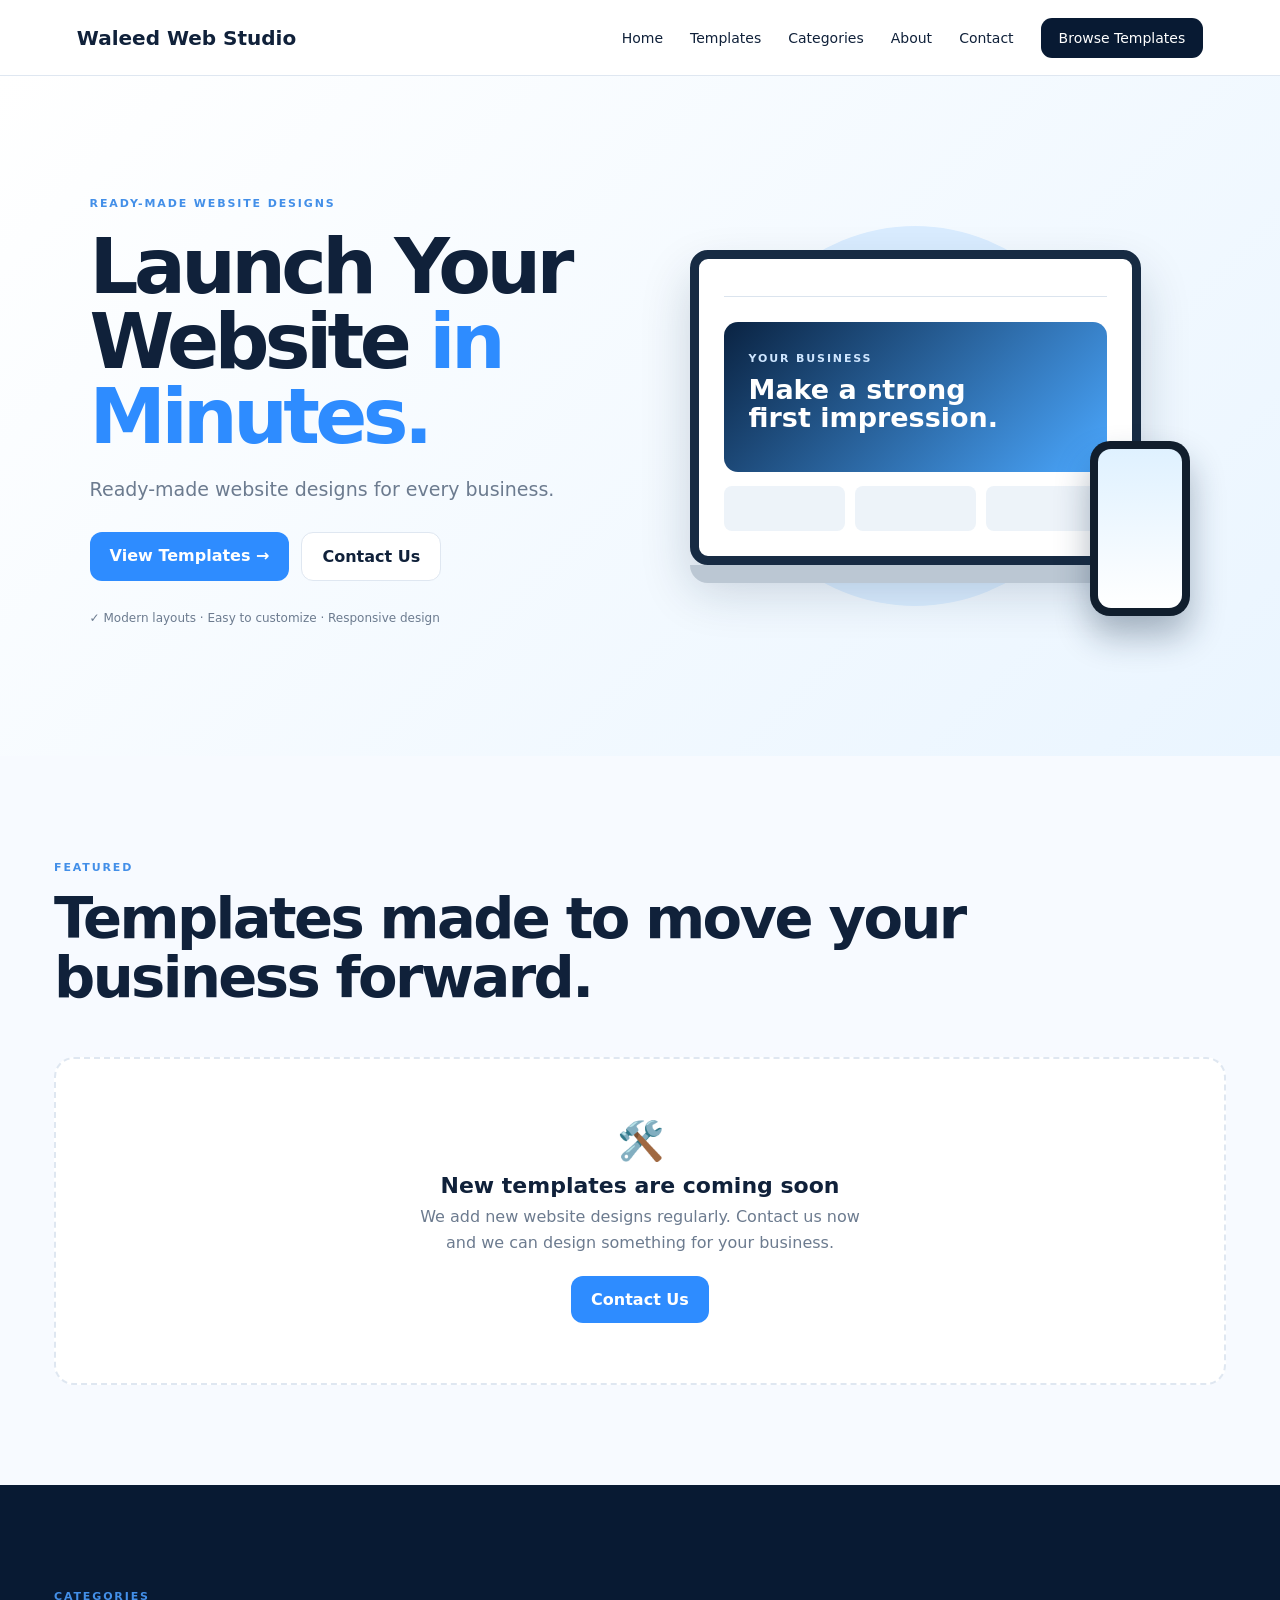
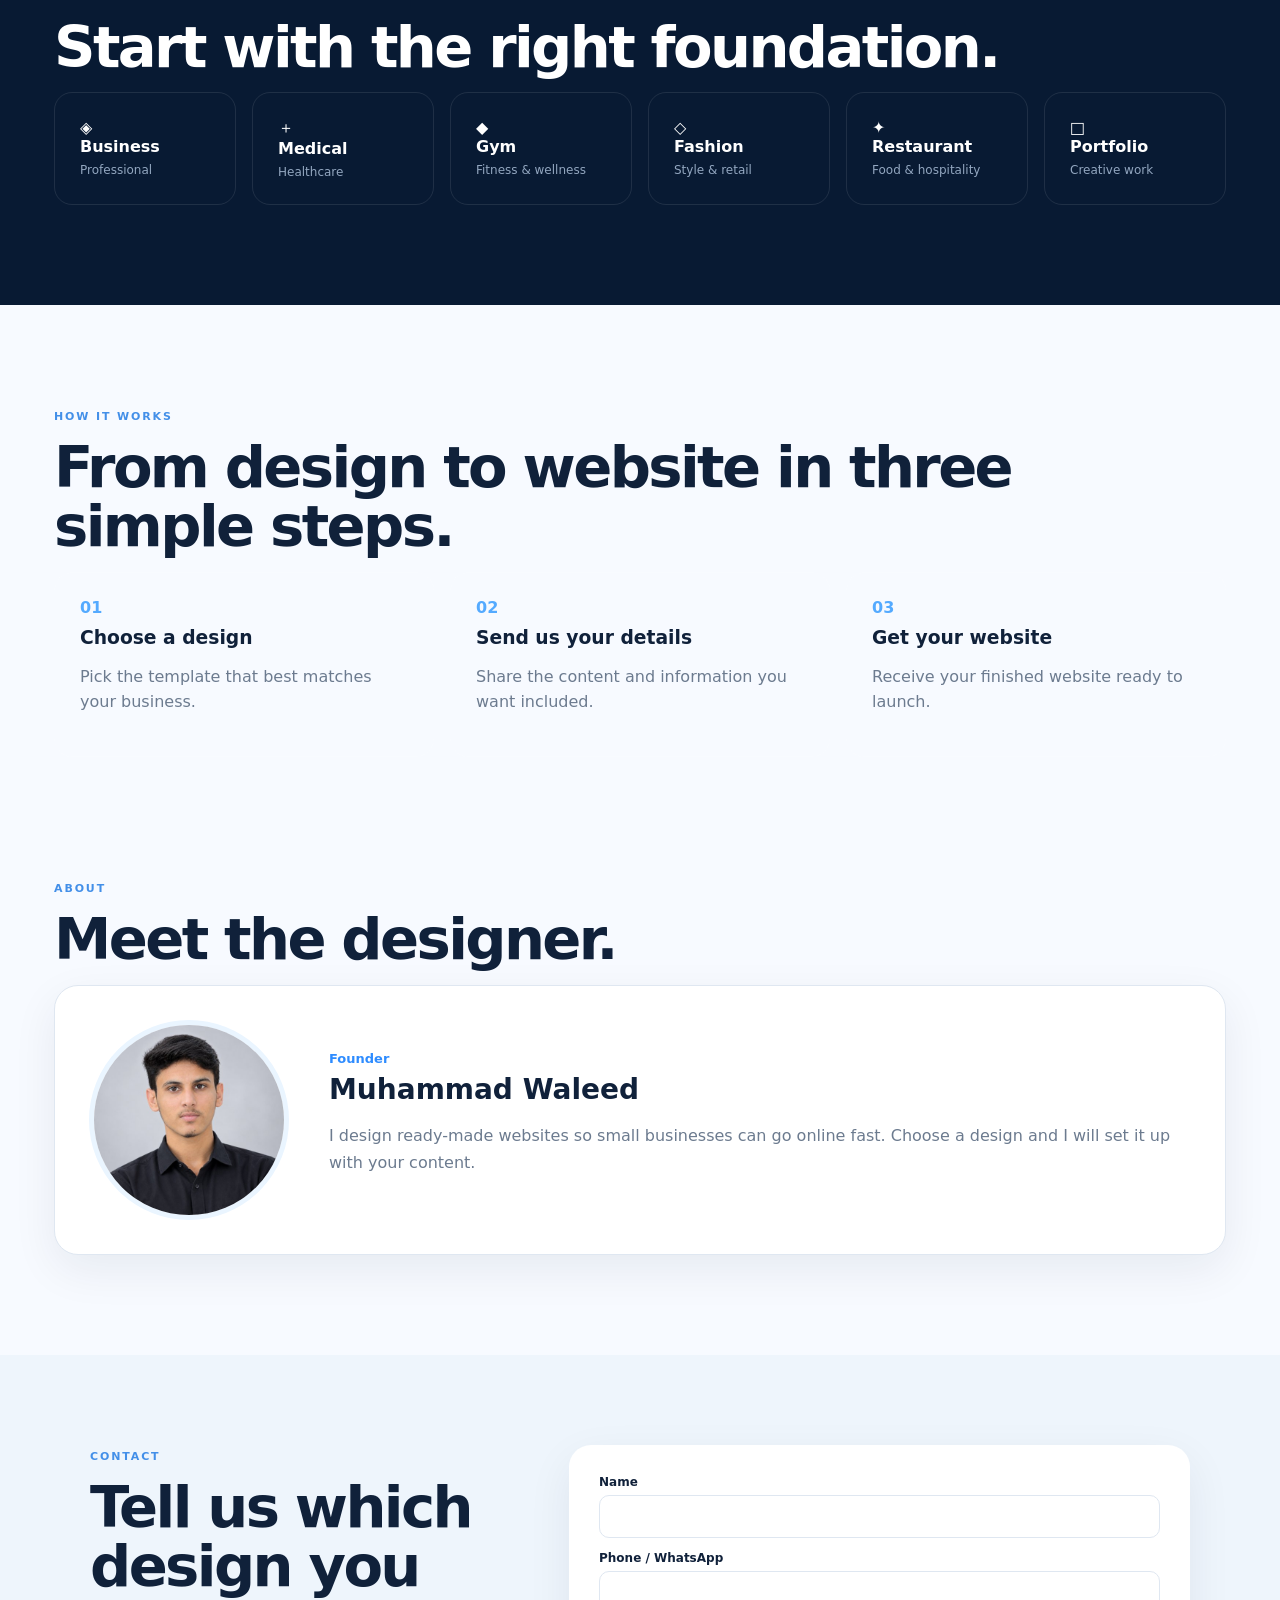
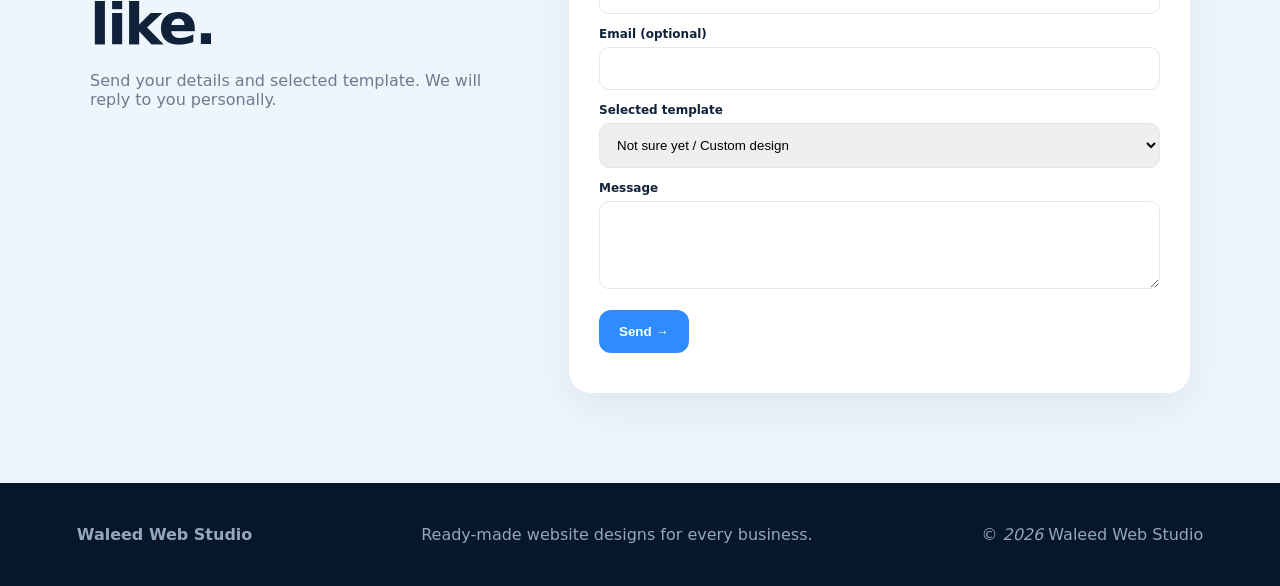
<file: index.html>
<!doctype html><html lang="en"><head><meta charset="utf-8"><meta name="viewport" content="width=device-width,initial-scale=1"><meta name="description" content="Ready-made website designs for every business. Choose a template and get your website fast."><meta name="theme-color" content="#081a33"><link rel="icon" href="assets/favicon.svg" type="image/svg+xml"><link rel="stylesheet" href="css/style.css"><title>{store} | Ready-made website designs</title></head><body>
<header class="nav"><a class="logo" href="index.html" data-store></a><button class="menu" aria-label="Menu" aria-expanded="false">☰</button><nav><a href="index.html">Home</a><a href="templates.html">Templates</a><a href="index.html#categories">Categories</a><a href="index.html#about">About</a><a href="index.html#contact">Contact</a><a class="navbtn" href="templates.html">Browse Templates</a></nav></header>
<main>
<section id="home" class="hero"><div><small>READY-MADE WEBSITE DESIGNS</small><h1>Launch Your Website <em>in Minutes.</em></h1><p data-tagline></p>
<div class="actions"><a class="btn primary" href="templates.html">View Templates →</a><a class="btn secondary" href="#contact">Contact Us</a></div>
<p class="note">✓ Modern layouts · Easy to customize · Responsive design</p></div>
<div class="devices" aria-hidden="true"><div class="glow"></div><div class="laptop"><div class="screen"><div class="fake-nav"></div><div class="fake-hero"><small style="color:#cfe6ff">YOUR BUSINESS</small><b>Make a strong<br>first impression.</b></div><div class="fake-cards"><i></i><i></i><i></i></div></div><div class="base"></div></div><div class="phone"><div></div></div></div></section>

<section id="templates" class="section"><div class="head"><div><small>FEATURED</small><h2>Templates made to move your business forward.</h2></div><a id="viewAll" href="templates.html">View all templates →</a></div>
<div class="grid" id="featuredGrid"></div></section>

<section id="categories" class="dark"><div class="inner"><small>CATEGORIES</small><h2>Start with the right foundation.</h2><div class="cats">
<a href="templates.html?cat=Business">◈<b>Business</b><span>Professional</span></a><a href="templates.html?cat=Medical">＋<b>Medical</b><span>Healthcare</span></a><a href="templates.html?cat=Gym">◆<b>Gym</b><span>Fitness &amp; wellness</span></a><a href="templates.html?cat=Fashion">◇<b>Fashion</b><span>Style &amp; retail</span></a><a href="templates.html?cat=Restaurant">✦<b>Restaurant</b><span>Food &amp; hospitality</span></a><a href="templates.html?cat=Portfolio">□<b>Portfolio</b><span>Creative work</span></a>
</div></div></section>

<section class="section"><small>HOW IT WORKS</small><h2>From design to website in three simple steps.</h2><div class="steps">
<div><b>01</b><h3>Choose a design</h3><p>Pick the template that best matches your business.</p></div>
<div><b>02</b><h3>Send us your details</h3><p>Share the content and information you want included.</p></div>
<div><b>03</b><h3>Get your website</h3><p>Receive your finished website ready to launch.</p></div></div></section>

<section id="about" class="section" style="padding-top:20px"><small>ABOUT</small><h2>Meet the designer.</h2>
<div class="owner" id="owner"><img src="assets/profile.jpg" alt="Profile photo" width="200" height="200"><div><span class="role" id="ownerRole"></span><h3 id="ownerName"></h3><p id="ownerBio"></p></div></div></section>

<section id="contact" class="contact"><div><small>CONTACT</small><h2>Tell us which design you like.</h2><p>Send your details and selected template. We will reply to you personally.</p><a id="wa" class="btn" href="#" target="_blank" rel="noopener">Chat on WhatsApp</a></div>
<form id="form"><label>Name<input required name="name" autocomplete="name"></label><label>Phone / WhatsApp<input required name="phone" type="tel" autocomplete="tel"></label><label>Email (optional)<input name="email" type="email" autocomplete="email"></label><label>Selected template<select name="template"></select></label><label>Message<textarea name="message" rows="4"></textarea></label><button class="btn primary" type="submit">Send →</button><div id="msg" role="status"></div></form></section>
</main>
<footer><b data-store></b><span data-tagline></span><span>© <i id="year"></i> <span data-store></span></span></footer><script src="js/config.js"></script><script src="js/templates-data.js"></script><script src="js/app.js"></script></body></html>
</file>
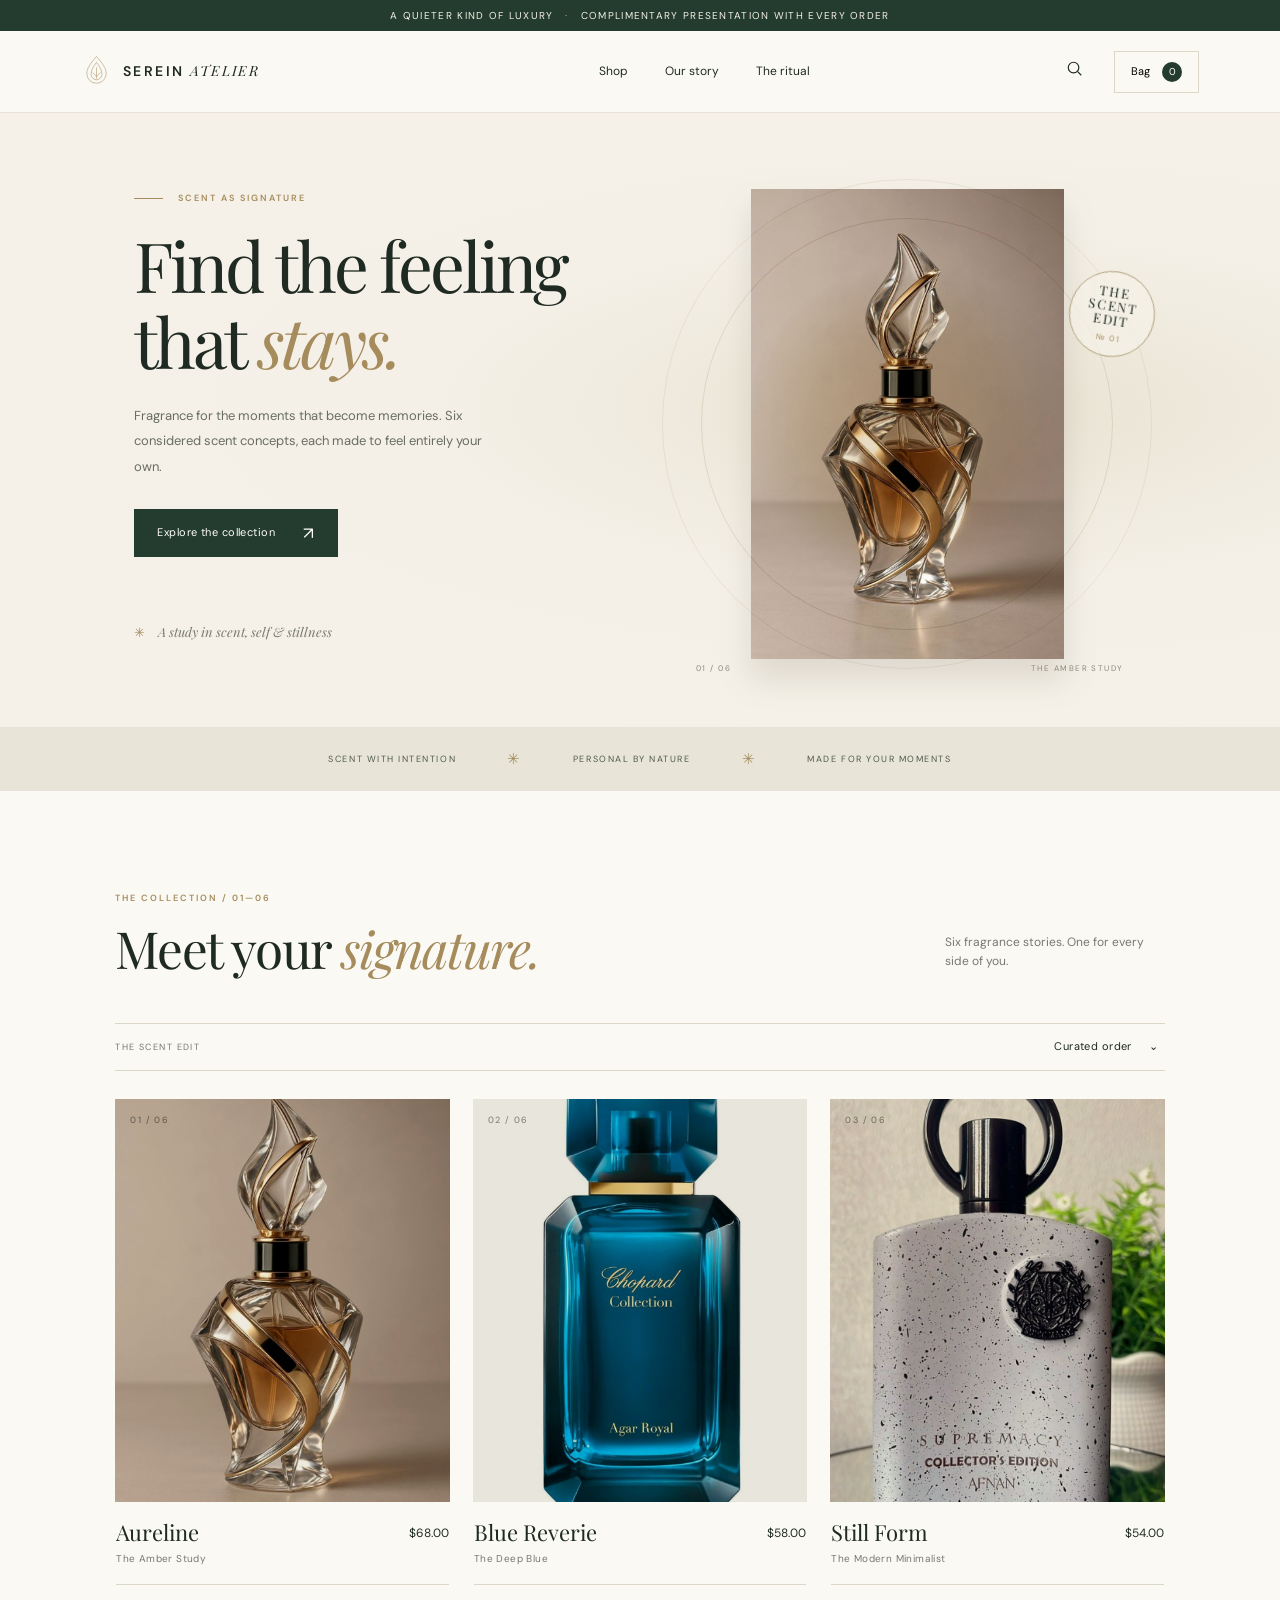
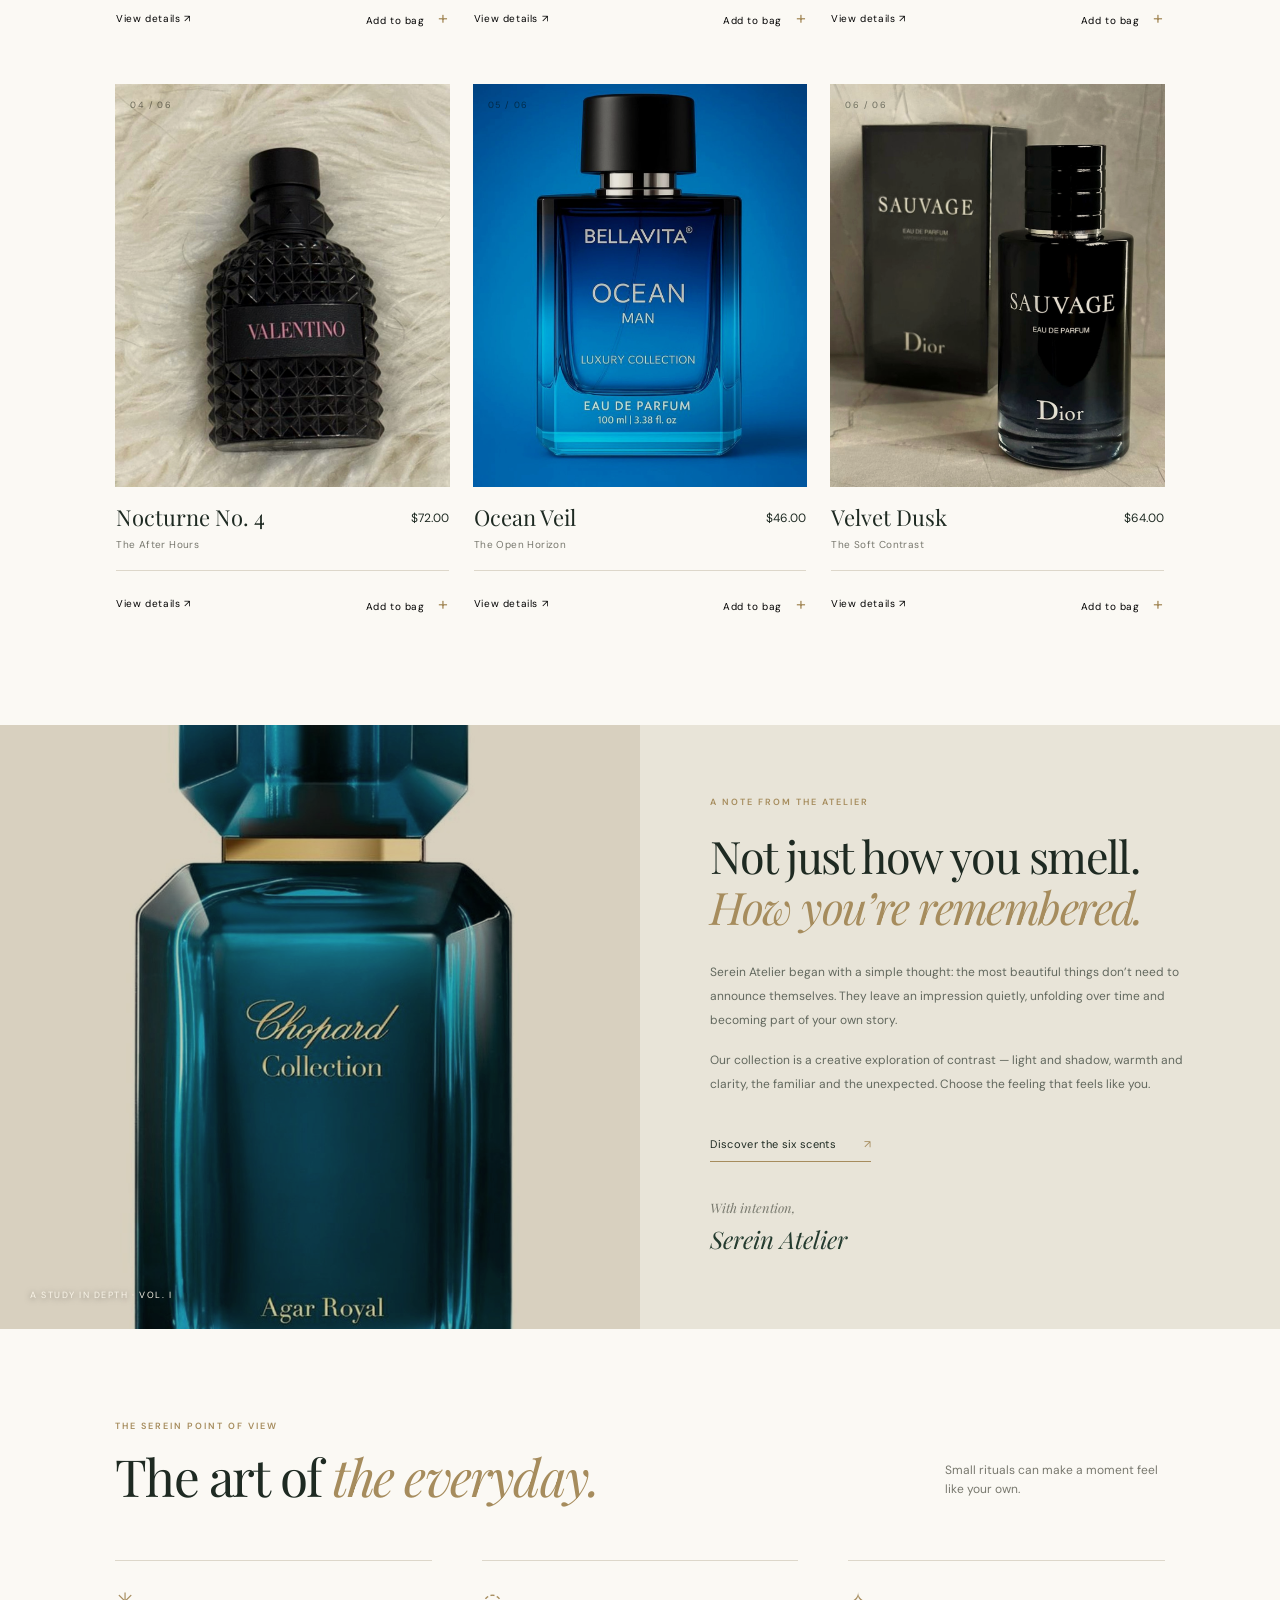
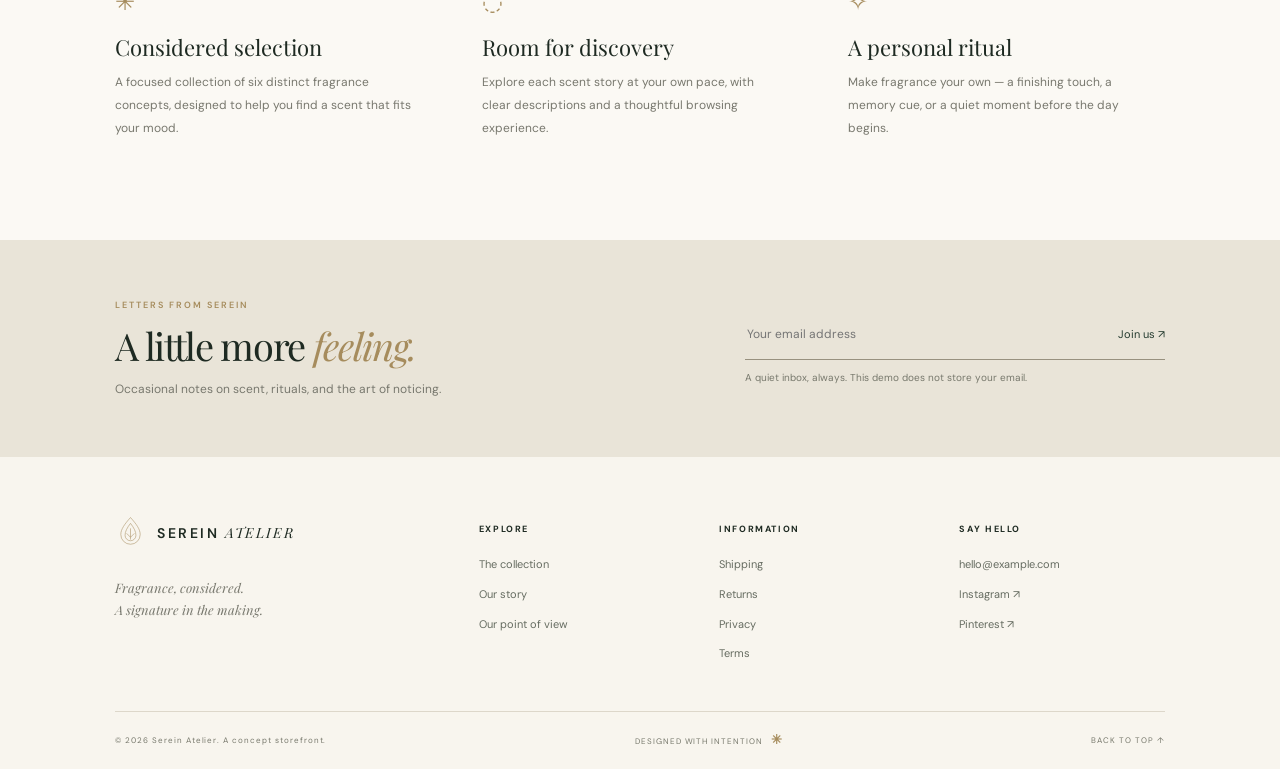
<file: templates/serein-atelier/index.html>
<!doctype html>
<html lang="en">
<head>
<meta charset="utf-8"><meta name="viewport" content="width=device-width, initial-scale=1">
<meta name="theme-color" content="#f5f1e8"><meta name="description" content="Discover the Serein Atelier fragrance collection: six considered scent concepts, curated for your own signature ritual.">
<title>Serein Atelier — Fragrance, considered.</title>
<link rel="canonical" href="https://waleedkhankpk0774sadda-bot.github.io/template-store/templates/serein-atelier/">
<meta property="og:type" content="website">
<meta property="og:title" content="Serein Atelier — Fragrance, considered.">
<meta property="og:description" content="Discover the Serein Atelier fragrance collection: six considered scent concepts, curated for your own signature ritual.">
<meta property="og:url" content="https://waleedkhankpk0774sadda-bot.github.io/template-store/templates/serein-atelier/">
<meta property="og:image" content="https://waleedkhankpk0774sadda-bot.github.io/template-store/templates/serein-atelier/assets/preview.jpg">
<meta name="twitter:card" content="summary_large_image"><link rel="icon" href="assets/favicon.svg" type="image/svg+xml"><link rel="stylesheet" href="styles.css">
</head>
<body>
<div class="announcement">A quieter kind of luxury <span>·</span> Complimentary presentation with every order</div>
<header class="site-header"><a class="brand" href="#home" aria-label="Serein Atelier home"><img src="assets/logo.svg" alt="" class="brand-mark"><span>SEREIN <i>ATELIER</i></span></a>
<nav class="desktop-nav" aria-label="Main navigation"><a href="#shop">Shop</a><a href="#story">Our story</a><a href="#ritual">The ritual</a></nav>
<div class="header-actions"><button class="icon-button search-toggle" aria-label="Search fragrances" title="Search"><svg viewBox="0 0 24 24" aria-hidden="true"><circle cx="10.8" cy="10.8" r="6.7"/><path d="m16 16 4.5 4.5"/></svg></button><button class="cart-trigger" id="cartOpen">Bag <span id="cartCount">0</span></button><button class="menu-toggle" id="menuToggle" aria-label="Open menu" aria-expanded="false"><span></span><span></span></button></div>
</header>
<div class="search-panel" id="searchPanel"><label for="searchInput">Find a scent</label><input id="searchInput" type="search" placeholder="Search the collection…"><button id="searchClose" aria-label="Close search">×</button></div>
<div class="mobile-nav" id="mobileNav"><a href="#shop">Shop collection</a><a href="#story">Our story</a><a href="#ritual">The ritual</a></div>
<main id="home">
<section class="hero"><div class="hero-copy"><p class="eyebrow"><span class="eyebrow-line"></span> SCENT AS SIGNATURE</p><h1>Find the feeling<br>that <em>stays.</em></h1><p class="hero-text">Fragrance for the moments that become memories. Six considered scent concepts, each made to feel entirely your own.</p><a class="button button-dark" href="#shop">Explore the collection <span>↗</span></a><div class="hero-footnote"><span class="tiny-star">✳</span> A study in scent, self &amp; stillness</div></div>
<div class="hero-art"><div class="hero-orbit orbit-one"></div><div class="hero-orbit orbit-two"></div><div class="hero-glow"></div><img src="assets/images/perfume-03.jpg" alt="Sculptural amber fragrance bottle from the visual reference collection" class="hero-bottle"><div class="hero-stamp">THE<br>SCENT<br>EDIT <span>№ 01</span></div><div class="hero-caption"><span>01 / 06</span><span>THE AMBER STUDY</span></div></div>
</section>
<section class="intro-strip"><span>SCENT WITH INTENTION</span><span class="strip-flower">✳</span><span>PERSONAL BY NATURE</span><span class="strip-flower">✳</span><span>MADE FOR YOUR MOMENTS</span></section>
<section class="collection section-pad" id="shop"><div class="section-heading"><div><p class="eyebrow">THE COLLECTION / 01—06</p><h2>Meet your <em>signature.</em></h2></div><p class="section-note">Six fragrance stories. One for every side of you.</p></div><div class="filter-row"><span>THE SCENT EDIT</span><button id="sortButton" class="sort-button">Curated order <span>⌄</span></button></div><div class="product-grid" id="productGrid" aria-live="polite"></div></section>
<section class="manifesto" id="story"><div class="manifesto-image"><img src="assets/images/perfume-01.jpg" alt="Deep blue glass fragrance bottle with a refined silhouette"><span class="image-note">A STUDY IN DEPTH · VOL. I</span></div><div class="manifesto-copy"><p class="eyebrow">A NOTE FROM THE ATELIER</p><h2>Not just how you smell.<br><em>How you’re remembered.</em></h2><p>Serein Atelier began with a simple thought: the most beautiful things don’t need to announce themselves. They leave an impression quietly, unfolding over time and becoming part of your own story.</p><p>Our collection is a creative exploration of contrast — light and shadow, warmth and clarity, the familiar and the unexpected. Choose the feeling that feels like you.</p><a class="text-link" href="#shop">Discover the six scents <span>↗</span></a><div class="signature">With intention, <span>Serein Atelier</span></div></div></section>
<section class="values section-pad" id="ritual"><div class="section-heading"><div><p class="eyebrow">THE SEREIN POINT OF VIEW</p><h2>The art of <em>the everyday.</em></h2></div><p class="section-note">Small rituals can make a moment feel like your own.</p></div><div class="value-grid"><article><span class="value-icon">✳</span><h3>Considered selection</h3><p>A focused collection of six distinct fragrance concepts, designed to help you find a scent that fits your mood.</p></article><article><span class="value-icon">◌</span><h3>Room for discovery</h3><p>Explore each scent story at your own pace, with clear descriptions and a thoughtful browsing experience.</p></article><article><span class="value-icon">✧</span><h3>A personal ritual</h3><p>Make fragrance your own — a finishing touch, a memory cue, or a quiet moment before the day begins.</p></article></div></section>
<section class="newsletter"><div><p class="eyebrow">LETTERS FROM SEREIN</p><h2>A little more <em>feeling.</em></h2><p>Occasional notes on scent, rituals, and the art of noticing.</p></div><form id="newsletterForm" class="newsletter-form" novalidate><label for="emailInput" class="sr-only">Email address</label><div class="email-row"><input type="email" id="emailInput" placeholder="Your email address" required><button type="submit" aria-label="Subscribe to newsletter">Join us ↗</button></div><p class="form-message" id="newsletterMessage" role="status">A quiet inbox, always. This demo does not store your email.</p></form></section>
</main>
<footer class="footer"><div class="footer-top"><div class="footer-brand"><a class="brand" href="#home"><img src="assets/logo.svg" alt="" class="brand-mark"><span>SEREIN <i>ATELIER</i></span></a><p>Fragrance, considered.<br>A signature in the making.</p></div><div class="footer-col"><h4>EXPLORE</h4><a href="#shop">The collection</a><a href="#story">Our story</a><a href="#ritual">Our point of view</a></div><div class="footer-col"><h4>INFORMATION</h4><a href="#contact" data-notice="Shipping information can be added for your store.">Shipping</a><a href="#contact" data-notice="Return policy can be added for your store.">Returns</a><a href="#contact" data-notice="Privacy policy placeholder — customize before launch.">Privacy</a><a href="#contact" data-notice="Terms placeholder — customize before launch.">Terms</a></div><div class="footer-col" id="contact"><h4>SAY HELLO</h4><a href="mailto:hello@example.com">hello@example.com</a><a href="#contact" data-notice="Add your Instagram URL before publishing.">Instagram ↗</a><a href="#contact" data-notice="Add your Pinterest URL before publishing.">Pinterest ↗</a></div></div><div class="footer-bottom"><span>© <span id="year"></span> Serein Atelier. A concept storefront.</span><span>DESIGNED WITH INTENTION <b>✳</b></span><a href="#home">BACK TO TOP ↑</a></div></footer>
<div class="overlay" id="overlay"></div><aside class="cart-drawer" id="cartDrawer" aria-label="Shopping bag" aria-hidden="true"><div class="drawer-head"><div><p class="eyebrow">YOUR SELECTION</p><h2>Your bag <span id="drawerCount">(0)</span></h2></div><button class="close-button" id="cartClose" aria-label="Close shopping bag">×</button></div><div class="cart-items" id="cartItems"></div><div class="cart-bottom"><div class="subtotal"><span>Subtotal</span><strong id="subtotal">$0.00</strong></div><p>Shipping and taxes are calculated at checkout.</p><button class="button button-dark checkout-button" id="checkoutButton">Continue to checkout <span>↗</span></button><p class="checkout-note" id="checkoutMessage" role="status"></p><button class="continue-shopping" id="continueShopping">Continue exploring</button></div></aside>
<div class="modal-backdrop" id="productBackdrop"><section class="product-modal" role="dialog" aria-modal="true" aria-labelledby="modalTitle"><button class="close-button modal-close" id="modalClose" aria-label="Close product details">×</button><div class="modal-image-wrap"><img id="modalImage" src="assets/images/perfume-01.jpg" alt=""></div><div class="modal-copy"><p class="eyebrow" id="modalEyebrow">THE SCENT EDIT</p><h2 id="modalTitle">Fragrance name</h2><p class="modal-price" id="modalPrice"></p><p class="modal-description" id="modalDescription"></p><div class="notes-panel"><span>SCENT PROFILE</span><p id="modalNotes"></p><small>Creative fragrance concept — not verified manufacturer notes.</small></div><div class="modal-buy"><div class="quantity-control"><button id="modalQtyMinus" aria-label="Decrease quantity">−</button><span id="modalQty">1</span><button id="modalQtyPlus" aria-label="Increase quantity">+</button></div><button class="button button-dark" id="modalAdd">Add to bag <span>↗</span></button></div><p class="modal-feedback" id="modalFeedback" role="status"></p><button class="text-link modal-back" id="modalBack">← Back to collection</button></div></section></div>
<div class="toast" id="toast" role="status" aria-live="polite"></div><div class="notice-modal" id="noticeModal" role="dialog" aria-modal="true" aria-labelledby="noticeTitle"><button class="close-button" id="noticeClose" aria-label="Close message">×</button><p class="eyebrow">A SMALL NOTE</p><h2 id="noticeTitle">Before you go</h2><p id="noticeText"></p><button class="button button-dark" id="noticeOk">Understood</button></div>
<script src="script.js"></script>
</body></html>
</file>
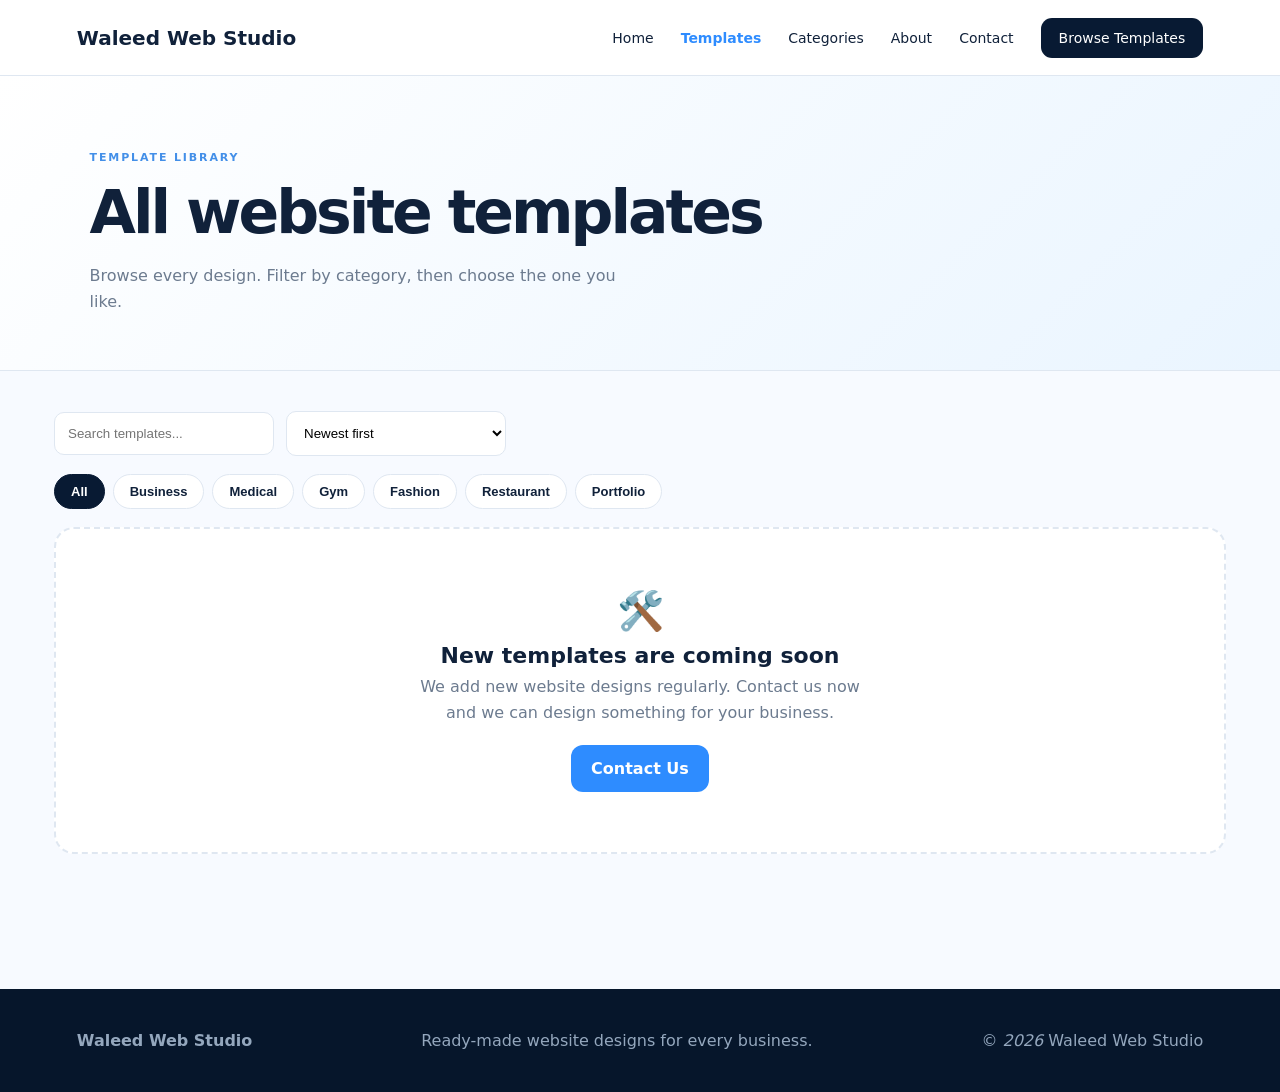
<file: templates.html>
<!doctype html><html lang="en"><head><meta charset="utf-8"><meta name="viewport" content="width=device-width,initial-scale=1"><meta name="description" content="Ready-made website designs for every business. Choose a template and get your website fast."><meta name="theme-color" content="#081a33"><link rel="icon" href="assets/favicon.svg" type="image/svg+xml"><link rel="stylesheet" href="css/style.css"><title>All Templates | {store}</title></head><body>
<header class="nav"><a class="logo" href="index.html" data-store></a><button class="menu" aria-label="Menu" aria-expanded="false">☰</button><nav><a href="index.html">Home</a><a href="templates.html" class="on">Templates</a><a href="index.html#categories">Categories</a><a href="index.html#about">About</a><a href="index.html#contact">Contact</a><a class="navbtn" href="templates.html">Browse Templates</a></nav></header>
<main><div class="pagehead"><small>TEMPLATE LIBRARY</small><h1>All website templates</h1><p>Browse every design. Filter by category, then choose the one you like.</p></div>
<section class="section" style="padding-top:40px"><div class="tools"><input id="search" type="search" placeholder="Search templates..." aria-label="Search templates"><select id="sort" aria-label="Sort"><option value="new">Newest first</option><option value="az">A to Z</option></select></div>
<div id="filters"></div><div id="count"></div><div class="grid" id="catalogGrid"></div>
<div class="center"><button id="loadMore" class="btn secondary" style="display:none">Load more</button></div></section></main>
<footer><b data-store></b><span data-tagline></span><span>© <i id="year"></i> <span data-store></span></span></footer><script src="js/config.js"></script><script src="js/templates-data.js"></script><script src="js/app.js"></script></body></html>
</file>
<file: css/style.css>
:root{--navy:#081a33;--blue:#2e8cff;--bg:#f7faff;--text:#10213a;--muted:#6c7b8f;--line:#dfe7f1}
*{box-sizing:border-box}html{scroll-behavior:smooth}body{margin:0;font-family:Inter,system-ui,sans-serif;color:var(--text);background:var(--bg)}a{text-decoration:none;color:inherit}.nav{height:76px;padding:0 6vw;background:#fff;display:flex;align-items:center;justify-content:space-between;position:sticky;top:0;z-index:9;border-bottom:1px solid var(--line)}.logo{font-weight:900;font-size:20px}.nav nav{display:flex;align-items:center;gap:27px;font-size:14px}.navbtn{background:var(--navy);color:white;padding:12px 18px;border-radius:11px}.menu{display:none;border:0;background:none;font-size:25px}.hero{min-height:680px;padding:90px 7vw;display:grid;grid-template-columns:1fr 1fr;align-items:center;background:linear-gradient(135deg,#fff,#eaf5ff)}small{font-size:11px;font-weight:900;letter-spacing:.17em;color:#438fe8}.hero h1{font-size:clamp(48px,6vw,82px);line-height:.98;letter-spacing:-.06em;margin:18px 0}.hero h1 em{font-style:normal;color:var(--blue)}.hero p{color:var(--muted);font-size:19px;line-height:1.6}.actions{display:flex;gap:12px;margin:28px 0}.btn{display:inline-flex;border:0;border-radius:12px;padding:14px 20px;font-weight:800;cursor:pointer}.primary{background:var(--blue);color:#fff}.secondary{background:#fff;border:1px solid var(--line)}.note{font-size:12px!important}.devices{height:460px;position:relative;display:grid;place-items:center}.glow{position:absolute;width:380px;height:380px;border-radius:50%;background:#d9ecff}.laptop{position:relative;width:82%;z-index:2}.screen{background:#fff;border:9px solid #172b43;border-radius:18px;padding:25px;box-shadow:0 25px 50px #11294430}.fake-nav{height:13px;border-bottom:1px solid #dbe4ee;margin-bottom:25px}.fake-hero{height:150px;border-radius:14px;background:linear-gradient(135deg,#0a2342,#4ba8ff);padding:25px;color:#fff}.fake-hero b{display:block;font-size:27px;line-height:1.05;margin-top:10px}.fake-cards{display:flex;gap:10px;margin-top:14px}.fake-cards i{height:45px;flex:1;background:#edf3f9;border-radius:8px}.base{height:18px;background:#bbc7d3;border-radius:0 0 25px 25px}.phone{position:absolute;right:0;bottom:30px;width:100px;padding:8px;background:#111e2d;border-radius:20px;z-index:4;box-shadow:0 20px 35px #11294455}.phone div{aspect-ratio:9/17;border-radius:13px;background:linear-gradient(#dff1ff,#fff)}.section,.inner{max-width:1220px;margin:auto;padding:100px 24px}.head{display:flex;justify-content:space-between;align-items:end;margin-bottom:35px}.head h2,h2{font-size:clamp(35px,4.5vw,58px);line-height:1.02;letter-spacing:-.045em;margin:15px 0}.head>a{color:var(--blue);font-weight:800}.grid{display:grid;grid-template-columns:repeat(3,1fr);gap:22px}.grid article{background:#fff;border:1px solid var(--line);border-radius:20px;overflow:hidden;box-shadow:0 15px 45px #10213a12;padding-bottom:18px}.preview{height:245px;padding:25px;color:white;display:flex;flex-direction:column;justify-content:flex-end;font-size:10px;font-weight:900;letter-spacing:.12em}.preview strong{font-size:34px;line-height:.95;letter-spacing:-.05em;margin-top:12px}.p1{background:linear-gradient(135deg,#092449,#4d9cff)}.p2{background:linear-gradient(135deg,#123a52,#63c8c0)}.p3{background:linear-gradient(135deg,#171717,#f45d36)}.p4{background:linear-gradient(135deg,#2b1c3e,#e09bb7)}.p5{background:linear-gradient(135deg,#6e241b,#e49d50)}.p6{background:linear-gradient(135deg,#15212e,#8199b3)}.grid h3,.grid span,.grid article>a{margin-left:19px}.grid h3{margin-bottom:4px}.grid span{font-size:12px;color:var(--muted)}.grid article>a{display:block;color:var(--blue);font-weight:800;margin-top:13px}.center{text-align:center;margin-top:35px}.dark{background:var(--navy);color:#fff}.cats,.steps,.quotes{display:grid;grid-template-columns:repeat(3,1fr);gap:16px}.cats{grid-template-columns:repeat(6,1fr)}.cats a,.steps>div,.quotes>div{border:1px solid #ffffff18;border-radius:18px;padding:25px}.cats b,.cats span,.quotes span{display:block}.cats span,.quotes span{color:#93a7c0;font-size:12px;margin-top:7px}.steps b{color:#54aaff}.steps p{color:var(--muted);line-height:1.6}.quotes{grid-template-columns:repeat(3,1fr)}.quotes p{font-size:17px;line-height:1.5;color:#d6dfeb}.contact{padding:90px max(24px,calc((100vw - 1100px)/2));display:grid;grid-template-columns:.8fr 1.2fr;gap:65px;background:#eef5fc}.contact h2{margin-top:15px}.contact p{color:var(--muted)}form{background:#fff;padding:30px;border-radius:22px;box-shadow:0 15px 45px #10213a12}label{display:block;font-size:12px;font-weight:800;margin-bottom:13px}input,select,textarea{width:100%;margin-top:6px;padding:13px;border:1px solid var(--line);border-radius:10px}form .btn{margin-top:5px}#msg{color:#25815a;font-size:12px;margin-top:10px}footer{background:#06162b;color:#94a7bd;padding:42px 6vw;display:flex;justify-content:space-between;gap:20px}
@media(max-width:900px){.hero{grid-template-columns:1fr}.grid{grid-template-columns:repeat(2,1fr)}.cats{grid-template-columns:repeat(3,1fr)}.contact{grid-template-columns:1fr}.devices{height:350px}}@media(max-width:680px){.nav{height:68px}.menu{display:block}.nav nav{display:none;position:absolute;top:68px;left:0;right:0;background:white;padding:12px 20px;flex-direction:column;align-items:stretch}.nav nav.open{display:flex}.nav nav a{padding:12px}.hero{padding:55px 20px}.hero h1{font-size:48px}.actions{flex-direction:column}.grid,.steps,.quotes,.cats{grid-template-columns:1fr}.section,.inner{padding:70px 20px}.head{display:block}.head>a{display:inline-block;margin-top:10px}.contact{padding:70px 20px}footer{flex-direction:column}.laptop{width:88%}.phone{width:75px}}
/* ===== additions ===== */
:focus-visible{outline:3px solid var(--blue);outline-offset:2px}
.nav nav a.on{color:var(--blue);font-weight:800}
.tcard img{width:100%;height:245px;object-fit:cover;display:block;background:#e8eff8}
.tinfo{padding-top:16px}
.tinfo p{margin:8px 19px 0;font-size:13px;color:var(--muted);line-height:1.5}
.tbtns{display:flex;gap:14px;align-items:center;margin:14px 19px 0;flex-wrap:wrap}
.tbtns a{font-weight:800;font-size:14px}.tbtns .pick{color:var(--blue)}.tbtns .ghost{color:var(--muted)}
.grid article>.tinfo>a{margin-left:0}
.empty{grid-column:1/-1;text-align:center;padding:60px 20px;background:#fff;border:2px dashed var(--line);border-radius:20px}
.empty>div{font-size:38px}.empty h3{margin:10px 0 6px;font-size:22px}.empty p{color:var(--muted);max-width:460px;margin:0 auto 20px;line-height:1.6}
.pagehead{background:linear-gradient(135deg,#fff,#eaf5ff);padding:70px 7vw 40px;border-bottom:1px solid var(--line)}
.pagehead h1{font-size:clamp(36px,5vw,60px);letter-spacing:-.05em;margin:12px 0}.pagehead p{color:var(--muted);max-width:560px;line-height:1.6}
.tools{display:flex;gap:12px;flex-wrap:wrap;align-items:center;margin-bottom:18px}
.tools input,.tools select{width:auto;margin:0;min-width:220px;background:#fff}
#filters{display:flex;gap:8px;flex-wrap:wrap;margin-bottom:18px}
#filters button{border:1px solid var(--line);background:#fff;border-radius:30px;padding:9px 16px;font-weight:700;font-size:13px;cursor:pointer;color:var(--text)}
#filters button.on{background:var(--navy);color:#fff;border-color:var(--navy)}
#count{color:var(--muted);font-size:13px;margin-bottom:14px}
.cats a{transition:.2s}.cats a:hover{background:#ffffff10;transform:translateY(-3px)}
.owner{display:grid;grid-template-columns:200px 1fr;gap:40px;align-items:center;background:#fff;border:1px solid var(--line);border-radius:24px;padding:34px;box-shadow:0 15px 45px #10213a12}
.owner img{width:200px;height:200px;border-radius:50%;object-fit:cover;border:5px solid #eaf5ff}
.owner h3{font-size:28px;margin:6px 0 2px}.owner p{color:var(--muted);line-height:1.7}.owner .role{color:var(--blue);font-weight:800;font-size:13px}
#msg.ok{color:#25815a}#msg.err{color:#b3261e}
#wa{display:none;margin-top:12px;background:#25d366;color:#fff}
.btn:disabled{opacity:.6}
.steps h3{margin:10px 0 6px}
footer a{color:#cfe0f5;margin-right:14px}
@media(max-width:680px){.owner{grid-template-columns:1fr;text-align:center;justify-items:center;padding:26px}.owner img{width:150px;height:150px}.tools input,.tools select{width:100%}}
@media(prefers-reduced-motion:reduce){html{scroll-behavior:auto}*{transition:none!important}}
</file>
<file: templates/serein-atelier/styles.css>
@import url('https://fonts.googleapis.com/css2?family=DM+Sans:wght@400;500;600;700&family=Playfair+Display:ital,wght@0,400;0,500;0,600;1,400;1,500&display=swap');
:root{--ivory:#f5f1e8;--paper:#fbf9f4;--ink:#1e2a22;--green:#243b2f;--gold:#a68c5d;--muted:#78786e;--line:#ddd7ca;--serif:'Playfair Display',Georgia,serif;--sans:'DM Sans',Arial,sans-serif}*{box-sizing:border-box}html{scroll-behavior:smooth;scroll-padding-top:90px}body{margin:0;background:var(--paper);color:var(--ink);font-family:var(--sans);font-size:14px;line-height:1.6}body.locked{overflow:hidden}a{color:inherit;text-decoration:none}button,input{font:inherit}button{cursor:pointer}button:focus-visible,a:focus-visible,input:focus-visible{outline:2px solid var(--gold);outline-offset:4px}.announcement{height:31px;background:var(--green);color:#f4f0e6;text-align:center;font-size:10px;letter-spacing:.13em;text-transform:uppercase;display:flex;align-items:center;justify-content:center;gap:12px}.announcement span{color:#d1b985}.site-header{height:82px;padding:0 6.3%;display:flex;align-items:center;justify-content:space-between;background:rgba(251,249,244,.96);border-bottom:1px solid #e8e2d7;position:sticky;top:0;z-index:20;backdrop-filter:blur(14px)}.brand{display:inline-flex;align-items:center;gap:11px;font-size:14px;font-weight:600;letter-spacing:.18em;white-space:nowrap}.brand i{font-family:var(--serif);font-weight:400;letter-spacing:.13em}.brand-mark{width:31px;height:36px}.desktop-nav{display:flex;gap:37px;margin-left:8%;font-size:12px}.desktop-nav a,.footer-col a{transition:color .25s}.desktop-nav a:hover,.footer-col a:hover{color:var(--gold)}.header-actions{display:flex;align-items:center;gap:24px}.icon-button,.menu-toggle{background:none;border:0;padding:6px;color:var(--ink)}.icon-button svg{width:19px;fill:none;stroke:currentColor;stroke-width:1.5}.cart-trigger{border:1px solid var(--line);background:transparent;padding:10px 16px;font-size:11px;letter-spacing:.04em}.cart-trigger span{display:inline-grid;place-items:center;margin-left:8px;background:var(--green);color:white;border-radius:50%;width:20px;height:20px;font-size:10px}.menu-toggle{display:none}.mobile-nav{display:none}.hero{min-height:610px;display:grid;grid-template-columns:1fr 1fr;padding:48px 9% 40px 10.5%;background:radial-gradient(ellipse at 75% 48%,#e9e2d2 0%,#f4f0e7 39%,#f5f1e8 75%);overflow:hidden}.hero-copy{align-self:center;padding:30px 0 44px;position:relative;z-index:2;animation:rise .8s both}.eyebrow{font-size:9px;letter-spacing:.22em;font-weight:600;color:var(--gold);margin:0 0 22px}.eyebrow-line{display:inline-block;width:29px;height:1px;background:var(--gold);vertical-align:middle;margin-right:11px}.hero h1{font-family:var(--serif);font-size:clamp(48px,5.4vw,78px);line-height:1.09;font-weight:400;letter-spacing:-.045em;margin:0 0 25px}.hero h1 em,h2 em{font-weight:400;color:var(--gold)}.hero-text{max-width:370px;color:#696d62;font-size:13px;line-height:1.95;margin-bottom:30px}.button{min-height:48px;padding:0 22px;display:inline-flex;align-items:center;justify-content:space-between;gap:28px;border:1px solid transparent;font-size:11px;letter-spacing:.04em;transition:background .25s,color .25s,transform .25s,border-color .25s}.button span{font-size:17px;transition:transform .25s}.button:hover span{transform:translate(3px,-2px)}.button-dark{background:var(--green);color:#fff}.button-dark:hover{background:#324b3b;transform:translateY(-2px)}.hero-footnote{margin-top:65px;font-family:var(--serif);font-style:italic;font-size:13px;color:#77796f}.tiny-star{font-style:normal;color:var(--gold);margin-right:10px}.hero-art{position:relative;min-height:510px;display:grid;place-items:center;isolation:isolate}.hero-glow{position:absolute;width:62%;aspect-ratio:1;border-radius:50%;background:radial-gradient(circle,#e3d4b8 0%,#eee5d4 43%,transparent 72%);z-index:-1}.hero-bottle{height:470px;max-width:72%;object-fit:contain;mix-blend-mode:multiply;filter:drop-shadow(0 20px 16px #5b4d3825);animation:heroIn 1s .12s both}.hero-orbit{position:absolute;border:1px solid #c5b99e6b;border-radius:50%;width:80%;aspect-ratio:1;z-index:-1}.orbit-two{width:95%;aspect-ratio:1;border-color:#c5b99e42}.hero-stamp{position:absolute;right:2%;top:21%;width:86px;height:86px;border:1px solid #b2a27f;border-radius:50%;display:flex;flex-direction:column;align-items:center;justify-content:center;text-align:center;font-family:var(--serif);font-size:13px;line-height:1.1;letter-spacing:.13em;transform:rotate(9deg);background:#f5f1e8b8}.hero-stamp span{font:8px var(--sans);margin-top:6px;color:var(--gold)}.hero-caption{position:absolute;bottom:12px;left:9%;right:8%;display:flex;justify-content:space-between;font-size:8px;letter-spacing:.18em;color:#8b887d}.intro-strip{min-height:64px;background:#e9e4d8;display:flex;align-items:center;justify-content:center;gap:clamp(14px,4vw,55px);font-size:9px;letter-spacing:.17em;color:#4e5b4d}.strip-flower{color:var(--gold);font-size:15px}.section-pad{padding:100px 9%}.section-heading{display:flex;align-items:end;justify-content:space-between;gap:25px}.section-heading .eyebrow{margin-bottom:14px}.section-heading h2,.manifesto h2,.newsletter h2{font:400 clamp(34px,4vw,52px)/1.15 var(--serif);letter-spacing:-.035em;margin:0}.section-note{max-width:220px;font-size:12px;color:var(--muted);margin:0 0 7px}.filter-row{margin-top:45px;padding:13px 0;border-top:1px solid var(--line);border-bottom:1px solid var(--line);display:flex;justify-content:space-between;align-items:center;font-size:9px;letter-spacing:.16em;color:#77786c}.sort-button{border:0;background:transparent;color:var(--ink);letter-spacing:.04em;font-size:11px}.sort-button span{margin-left:14px}.product-grid{display:grid;grid-template-columns:repeat(3,minmax(0,1fr));gap:44px 23px;margin-top:28px}.product-card{min-width:0;animation:rise .6s both}.product-visual{position:relative;background:#efebe2;aspect-ratio: .83;overflow:hidden;cursor:pointer}.product-visual img{width:100%;height:100%;object-fit:cover;mix-blend-mode:multiply;transition:transform .7s cubic-bezier(.2,.7,.2,1),filter .5s}.product-card:nth-child(3n+2) .product-visual{background:#e8e5dc}.product-card:nth-child(3n) .product-visual{background:#ece4d6}.product-visual:hover img{transform:scale(1.045)}.product-number{position:absolute;top:14px;left:15px;font-size:9px;letter-spacing:.16em;color:#79796e}.quick-view{position:absolute;left:12px;right:12px;bottom:12px;border:0;background:#fbf9f0ed;padding:12px;font-size:10px;letter-spacing:.06em;transform:translateY(70px);transition:transform .3s}.product-visual:hover .quick-view,.quick-view:focus-visible{transform:translateY(0)}.product-info{padding:17px 1px 0}.product-meta{display:flex;justify-content:space-between;gap:8px;align-items:start}.product-info h3{font:400 22px/1.25 var(--serif);margin:0 0 5px}.product-subtitle{font-size:10px;color:var(--muted);letter-spacing:.04em}.product-price{font-size:12px;white-space:nowrap;margin-top:5px}.product-bottom{display:flex;justify-content:space-between;align-items:center;margin-top:17px;padding-top:12px;border-top:1px solid var(--line)}.product-bottom button{border:0;background:none;font-size:10px;letter-spacing:.06em;padding:7px 0}.product-bottom button:hover{color:var(--gold)}.product-bottom .plus{font-size:18px;color:var(--gold);padding-left:10px}.manifesto{display:grid;grid-template-columns:1fr 1fr;min-height:570px;background:#e8e4d8}.manifesto-image{position:relative;min-height:570px;overflow:hidden;background:#d8d0bf}.manifesto-image img{width:100%;height:100%;position:absolute;inset:0;object-fit:cover;object-position:center 40%;mix-blend-mode:multiply;filter:saturate(.8)}.image-note{position:absolute;bottom:26px;left:30px;font-size:9px;letter-spacing:.17em;color:#f9f4e8;text-shadow:0 1px 6px #0008}.manifesto-copy{align-self:center;padding:70px 12% 70px 11%}.manifesto-copy .eyebrow{margin-bottom:20px}.manifesto h2{font-size:clamp(32px,3.5vw,46px);margin-bottom:27px}.manifesto-copy>p:not(.eyebrow){font-size:12px;color:#62685e;line-height:2;margin:0 0 16px}.text-link{display:inline-flex;gap:28px;align-items:center;border-bottom:1px solid var(--gold);padding:8px 0 7px;font-size:11px;letter-spacing:.03em;margin-top:16px}.text-link span{color:var(--gold)}.signature{margin-top:36px;font-family:var(--serif);font-style:italic;font-size:13px;color:#797a6f}.signature span{display:block;font-size:24px;color:var(--green);margin-top:2px}.values{padding-top:90px;padding-bottom:100px}.value-grid{display:grid;grid-template-columns:repeat(3,1fr);gap:50px;margin-top:54px}.value-grid article{border-top:1px solid var(--line);padding-top:23px}.value-icon{font:24px var(--serif);color:var(--gold)}.value-grid h3{font:400 22px var(--serif);margin:16px 0 9px}.value-grid p{max-width:300px;font-size:12px;line-height:1.9;color:var(--muted);margin:0}.newsletter{background:#e9e4d8;padding:58px 9%;display:flex;align-items:center;justify-content:space-between;gap:45px}.newsletter .eyebrow{margin-bottom:12px}.newsletter h2{font-size:38px}.newsletter>div>p:last-child{font-size:12px;color:var(--muted);margin:12px 0 0}.newsletter-form{width:min(420px,48%)}.email-row{display:flex;border-bottom:1px solid #98917f}.email-row input{min-width:0;flex:1;border:0;background:transparent;padding:15px 2px;color:var(--ink);font-size:12px;outline:none}.email-row button{border:0;background:transparent;color:var(--green);font-size:11px;padding:0 0 0 14px}.form-message{font-size:10px;color:#77786c;margin:10px 0 0}.form-message.error{color:#9b4436}.form-message.success{color:var(--green)}.footer{padding:58px 9% 0;background:#f8f5ee}.footer-top{display:grid;grid-template-columns:1.6fr 1fr 1fr 1fr;gap:35px;padding-bottom:48px}.footer-brand p{font-family:var(--serif);font-style:italic;color:var(--muted);font-size:13px;line-height:1.7;margin-top:20px}.footer-col{display:flex;flex-direction:column;gap:12px;font-size:11px;color:#666c61}.footer-col h4{font-size:9px;letter-spacing:.18em;color:var(--ink);margin:7px 0 8px}.footer-bottom{border-top:1px solid var(--line);padding:18px 0;display:flex;justify-content:space-between;gap:20px;align-items:center;font-size:8px;letter-spacing:.12em;color:#77786c}.footer-bottom b{color:var(--gold);font-size:13px;margin-left:5px}.overlay{position:fixed;inset:0;background:#17231ccc;opacity:0;visibility:hidden;transition:opacity .3s,visibility .3s;z-index:40}.overlay.open{opacity:1;visibility:visible}.cart-drawer{position:fixed;z-index:41;right:0;top:0;bottom:0;width:min(460px,100%);background:var(--paper);padding:30px 30px 24px;display:flex;flex-direction:column;transform:translateX(102%);transition:transform .38s cubic-bezier(.2,.7,.2,1)}.cart-drawer.open{transform:translateX(0)}.drawer-head{display:flex;justify-content:space-between;align-items:center;padding-bottom:20px;border-bottom:1px solid var(--line)}.drawer-head .eyebrow{margin-bottom:6px}.drawer-head h2{font:400 30px var(--serif);margin:0}.drawer-head h2 span{font:11px var(--sans);color:var(--muted)}.close-button{border:0;background:transparent;font-size:29px;font-weight:300;line-height:1;color:var(--ink);padding:6px}.cart-items{overflow:auto;flex:1}.empty-cart{text-align:center;margin:auto;padding:50px 12px}.empty-cart .empty-symbol{font:44px var(--serif);color:var(--gold)}.empty-cart h3{font:400 25px var(--serif);margin:10px 0}.empty-cart p{color:var(--muted);font-size:12px}.cart-item{display:grid;grid-template-columns:82px 1fr auto;gap:14px;padding:20px 0;border-bottom:1px solid var(--line)}.cart-item img{width:82px;height:100px;object-fit:cover;background:#ece7dc;mix-blend-mode:multiply}.cart-item h3{font:400 18px var(--serif);margin:4px 0}.cart-item .cart-item-price{font-size:11px;color:var(--muted)}.cart-qty{display:inline-flex;align-items:center;border:1px solid var(--line);margin-top:12px}.cart-qty button{width:29px;height:28px;border:0;background:transparent}.cart-qty span{font-size:11px;min-width:20px;text-align:center}.remove-item{align-self:start;border:0;background:none;color:#8a877c;font-size:10px;text-decoration:underline;padding:5px 0}.cart-bottom{border-top:1px solid var(--line);padding-top:18px}.subtotal{display:flex;justify-content:space-between;font-size:13px}.subtotal strong{font-weight:500}.cart-bottom>p{font-size:10px;color:var(--muted);margin:9px 0 16px}.checkout-button{width:100%}.checkout-note{color:#9b4436!important;text-align:center;min-height:0;margin:7px 0!important}.continue-shopping{width:100%;border:0;background:none;padding:13px;font-size:11px}.modal-backdrop{position:fixed;z-index:50;inset:0;background:#17231cbb;display:grid;place-items:center;padding:24px;opacity:0;visibility:hidden;transition:opacity .25s,visibility .25s}.modal-backdrop.open{opacity:1;visibility:visible}.product-modal{width:min(860px,100%);max-height:min(690px,90vh);overflow:auto;background:var(--paper);display:grid;grid-template-columns:1fr 1fr;position:relative;transform:translateY(12px);transition:transform .3s}.modal-backdrop.open .product-modal{transform:translateY(0)}.modal-close{position:absolute;right:12px;top:10px;z-index:2}.modal-image-wrap{background:#ece7dc;min-height:500px;display:grid;place-items:center}.modal-image-wrap img{width:100%;height:100%;max-height:600px;object-fit:cover;mix-blend-mode:multiply}.modal-copy{padding:54px 40px 35px}.modal-copy .eyebrow{margin-bottom:12px}.modal-copy h2{font:400 36px/1.15 var(--serif);margin:0}.modal-price{font-size:14px;margin:12px 0 20px}.modal-description{font-size:12px;color:var(--muted);line-height:1.9}.notes-panel{margin-top:25px;padding:17px 0;border-top:1px solid var(--line);border-bottom:1px solid var(--line)}.notes-panel>span{font-size:9px;letter-spacing:.16em;color:var(--gold)}.notes-panel p{font:italic 18px var(--serif);margin:8px 0}.notes-panel small{font-size:9px;color:#858377}.modal-buy{display:flex;gap:12px;margin-top:24px}.quantity-control{display:flex;align-items:center;border:1px solid var(--line);height:48px}.quantity-control button{width:35px;height:100%;border:0;background:transparent}.quantity-control span{min-width:18px;text-align:center;font-size:12px}.modal-buy .button{flex:1}.modal-feedback{min-height:16px;font-size:10px;color:var(--green)}.modal-back{margin-top:2px}.toast{position:fixed;bottom:25px;left:50%;transform:translate(-50%,20px);background:var(--green);color:white;padding:12px 20px;font-size:11px;z-index:80;opacity:0;visibility:hidden;transition:all .25s}.toast.show{opacity:1;visibility:visible;transform:translate(-50%,0)}.notice-modal{position:fixed;z-index:61;left:50%;top:50%;width:min(400px,calc(100% - 34px));padding:35px;background:var(--paper);transform:translate(-50%,-46%);opacity:0;visibility:hidden;transition:all .25s}.notice-modal.open{opacity:1;visibility:visible;transform:translate(-50%,-50%)}.notice-modal>.close-button{position:absolute;right:10px;top:10px}.notice-modal .eyebrow{margin-bottom:10px}.notice-modal h2{font:400 30px var(--serif);margin:0 0 12px}.notice-modal p:not(.eyebrow){font-size:12px;color:var(--muted);margin-bottom:24px}.sr-only{position:absolute;width:1px;height:1px;padding:0;margin:-1px;overflow:hidden;clip:rect(0,0,0,0);white-space:nowrap;border:0}
@keyframes rise{from{opacity:0;transform:translateY(18px)}to{opacity:1;transform:translateY(0)}}@keyframes heroIn{from{opacity:0;transform:translateY(15px) scale(.98)}to{opacity:1;transform:translateY(0) scale(1)}}
@media(max-width:900px){.site-header{padding:0 5%;height:74px}.desktop-nav{gap:20px;margin-left:0}.hero{padding-left:7%;padding-right:6%;min-height:560px}.hero-art{min-height:450px}.hero-bottle{height:405px}.section-pad{padding:78px 6%}.product-grid{gap:35px 17px}.manifesto-copy{padding:55px 8%}.footer{padding-left:6%;padding-right:6%}.footer-top{grid-template-columns:1.4fr 1fr 1fr;gap:25px}.footer-col:last-child{grid-column:2}.modal-copy{padding:48px 28px 28px}.modal-image-wrap{min-height:430px}}
@media(max-width:640px){.announcement{font-size:8px;letter-spacing:.09em}.site-header{height:68px;padding:0 5%}.brand{font-size:12px;gap:8px;letter-spacing:.13em}.brand-mark{width:26px}.desktop-nav,.search-toggle{display:none}.header-actions{gap:12px}.cart-trigger{padding:7px 10px;font-size:10px}.menu-toggle{display:flex;flex-direction:column;gap:5px;width:30px}.menu-toggle span{height:1px;width:19px;background:var(--ink);display:block}.mobile-nav{display:flex;flex-direction:column;gap:0;max-height:0;overflow:hidden;background:var(--paper);transition:max-height .3s;border-bottom:0 solid var(--line)}.mobile-nav.open{max-height:190px;border-bottom-width:1px}.mobile-nav a{padding:14px 6%;border-top:1px solid #e9e4da;font-size:12px}.hero{grid-template-columns:1fr;padding:47px 7% 20px;min-height:unset}.hero-copy{padding:0}.hero h1{font-size:56px}.hero-text{max-width:330px}.hero-footnote{margin-top:30px}.hero-art{min-height:365px;margin-top:5px}.hero-bottle{height:330px;max-width:68%}.hero-stamp{right:5%;top:18%;width:70px;height:70px;font-size:11px}.hero-caption{bottom:0;left:4%;right:4%}.intro-strip{gap:12px;min-height:55px;font-size:7px;letter-spacing:.1em}.intro-strip span:nth-of-type(3),.intro-strip span:nth-of-type(4){display:none}.section-pad{padding:64px 6%}.section-heading{align-items:start;flex-direction:column;gap:13px}.section-heading h2{font-size:39px}.section-note{max-width:none}.filter-row{margin-top:28px}.product-grid{grid-template-columns:repeat(2,minmax(0,1fr));gap:29px 13px;margin-top:20px}.product-visual{aspect-ratio:.72}.quick-view{transform:translateY(0);font-size:9px;padding:9px}.product-info{padding-top:12px}.product-meta{display:block}.product-info h3{font-size:19px}.product-price{font-size:11px}.product-subtitle{font-size:9px}.product-bottom{margin-top:10px}.product-bottom button{font-size:9px}.manifesto{grid-template-columns:1fr}.manifesto-image{min-height:380px;height:380px}.manifesto-copy{padding:52px 7% 55px}.manifesto h2{font-size:36px}.value-grid{grid-template-columns:1fr;gap:28px;margin-top:34px}.value-grid article{padding-top:17px}.value-grid h3{margin:9px 0 5px}.newsletter{padding:48px 7%;display:block}.newsletter h2{font-size:36px}.newsletter-form{width:100%;margin-top:25px}.footer{padding:43px 6% 0}.footer-top{grid-template-columns:1fr 1fr;gap:30px 20px}.footer-brand{grid-column:1/-1}.footer-col:last-child{grid-column:auto}.footer-bottom{flex-wrap:wrap;gap:12px}.footer-bottom span:nth-child(2){display:none}.cart-drawer{padding:23px 20px 16px}.product-modal{grid-template-columns:1fr;max-height:92vh}.modal-image-wrap{min-height:0;height:260px}.modal-image-wrap img{max-height:260px;object-fit:contain;padding:10px}.modal-copy{padding:25px 23px 26px}.modal-copy h2{font-size:31px}.modal-copy .eyebrow{margin-bottom:8px}.modal-price{margin:8px 0 12px}.modal-description{margin-bottom:0}.notes-panel{margin-top:17px;padding:12px 0}.notes-panel p{font-size:16px;margin:5px 0}.modal-buy{margin-top:17px}.modal-backdrop{padding:12px}.modal-close{right:7px;top:5px;background:#fbf9f0d9;border-radius:50%}}
@media(prefers-reduced-motion:reduce){*,*::before,*::after{scroll-behavior:auto!important;animation-duration:.01ms!important;animation-iteration-count:1!important;transition-duration:.01ms!important}}

.search-panel{position:sticky;top:82px;z-index:19;display:none;align-items:center;gap:15px;padding:15px 9%;background:#fbf9f4;border-bottom:1px solid var(--line)}.search-panel.open{display:flex}.search-panel label{font-size:9px;letter-spacing:.15em;text-transform:uppercase;color:var(--gold);white-space:nowrap}.search-panel input{flex:1;min-width:0;border:0;border-bottom:1px solid var(--line);padding:10px;background:transparent;outline:none}.search-panel button{border:0;background:none;font-size:25px}@media(max-width:640px){.search-panel{top:68px;padding:12px 6%}}
</file>
